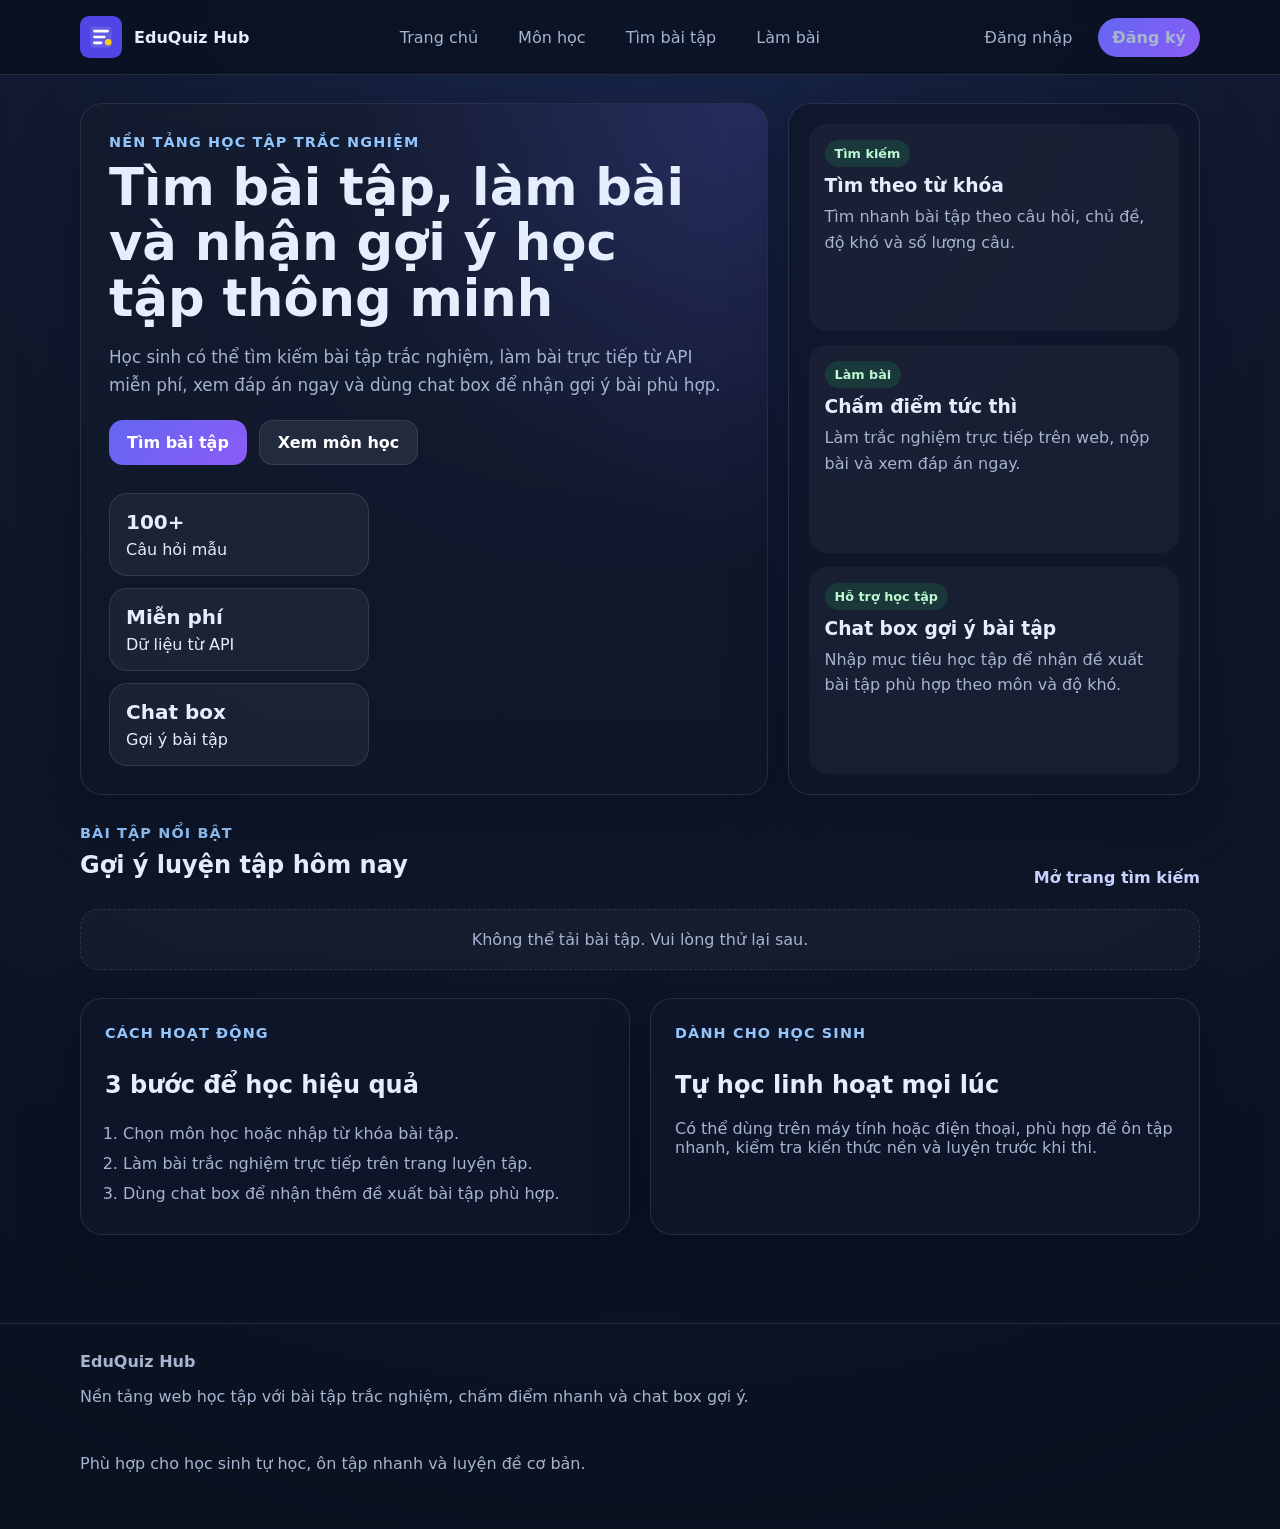
<file: index.html>
<!DOCTYPE html>
<html lang="vi">
<head>
  <meta charset="UTF-8" />
  <meta name="viewport" content="width=device-width, initial-scale=1.0" />
  <title>EduQuiz Hub - Học tập chủ động mỗi ngày</title>
  <link rel="shortcut icon" href="./assets/logo.svg" type="image/svg+xml" />
  <link rel="stylesheet" href="./styles/main.css" />
  <link rel="stylesheet" href="./styles/home.css" />
</head>
<body>
  <div id="siteHeader"></div>
  <main class="page-space">
    <section class="container hero">
      <article class="hero-main card">
        <div class="hero-overlay"></div>
        <div class="hero-content">
          <span class="kicker">Nền tảng học tập trắc nghiệm</span>
          <h1 id="heroTitle" class="hero-title">Tìm bài tập, làm bài và nhận gợi ý học tập thông minh</h1>
          <p id="heroDescription" class="hero-desc">
            Học sinh có thể tìm kiếm bài tập trắc nghiệm, làm bài trực tiếp từ API miễn phí, xem đáp án ngay và dùng chat box để nhận gợi ý bài phù hợp.
          </p>
          <div class="hero-actions">
            <a href="./search.html" class="btn btn-primary">Tìm bài tập</a>
            <a href="./categories.html" class="btn btn-secondary">Xem môn học</a>
          </div>
        </div>
        <div class="hero-preview hero-stats">
          <div class="mini-card">
            <strong id="liveQuestionCount">100+</strong>
            <span>Câu hỏi mẫu</span>
          </div>
          <div class="mini-card">
            <strong>Miễn phí</strong>
            <span>Dữ liệu từ API</span>
          </div>
          <div class="mini-card">
            <strong>Chat box</strong>
            <span>Gợi ý bài tập</span>
          </div>
        </div>
      </article>
      <aside class="hero-side card">
        <article class="side-item">
          <span class="tag">Tìm kiếm</span>
          <h3>Tìm theo từ khóa</h3>
          <p>Tìm nhanh bài tập theo câu hỏi, chủ đề, độ khó và số lượng câu.</p>
        </article>
        <article class="side-item">
          <span class="tag">Làm bài</span>
          <h3>Chấm điểm tức thì</h3>
          <p>Làm trắc nghiệm trực tiếp trên web, nộp bài và xem đáp án ngay.</p>
        </article>
        <article class="side-item">
          <span class="tag">Hỗ trợ học tập</span>
          <h3>Chat box gợi ý bài tập</h3>
          <p>Nhập mục tiêu học tập để nhận đề xuất bài tập phù hợp theo môn và độ khó.</p>
        </article>
      </aside>
    </section>

    <section class="container home-row">
      <div class="section-head">
        <div>
          <span class="kicker">Bài tập nổi bật</span>
          <h2>Gợi ý luyện tập hôm nay</h2>
        </div>
        <a href="./search.html" class="text-link">Mở trang tìm kiếm</a>
      </div>
      <div id="trendingLoading"></div>
      <div id="trendingList" class="quiz-grid"></div>
    </section>

    <section class="container home-row two-col">
      <article class="card intro-card">
        <span class="kicker">Cách hoạt động</span>
        <h2>3 bước để học hiệu quả</h2>
        <ol class="feature-list">
          <li>Chọn môn học hoặc nhập từ khóa bài tập.</li>
          <li>Làm bài trắc nghiệm trực tiếp trên trang luyện tập.</li>
          <li>Dùng chat box để nhận thêm đề xuất bài tập phù hợp.</li>
        </ol>
      </article>
      <article class="card intro-card">
        <span class="kicker">Dành cho học sinh</span>
        <h2>Tự học linh hoạt mọi lúc</h2>
        <p class="muted">Có thể dùng trên máy tính hoặc điện thoại, phù hợp để ôn tập nhanh, kiểm tra kiến thức nền và luyện trước khi thi.</p>
      </article>
    </section>
  </main>
  <div id="siteFooter"></div>
  <div id="toast" class="toast"></div>
  <script type="module" src="./scripts/home.js"></script>
</body>
</html>
</file>
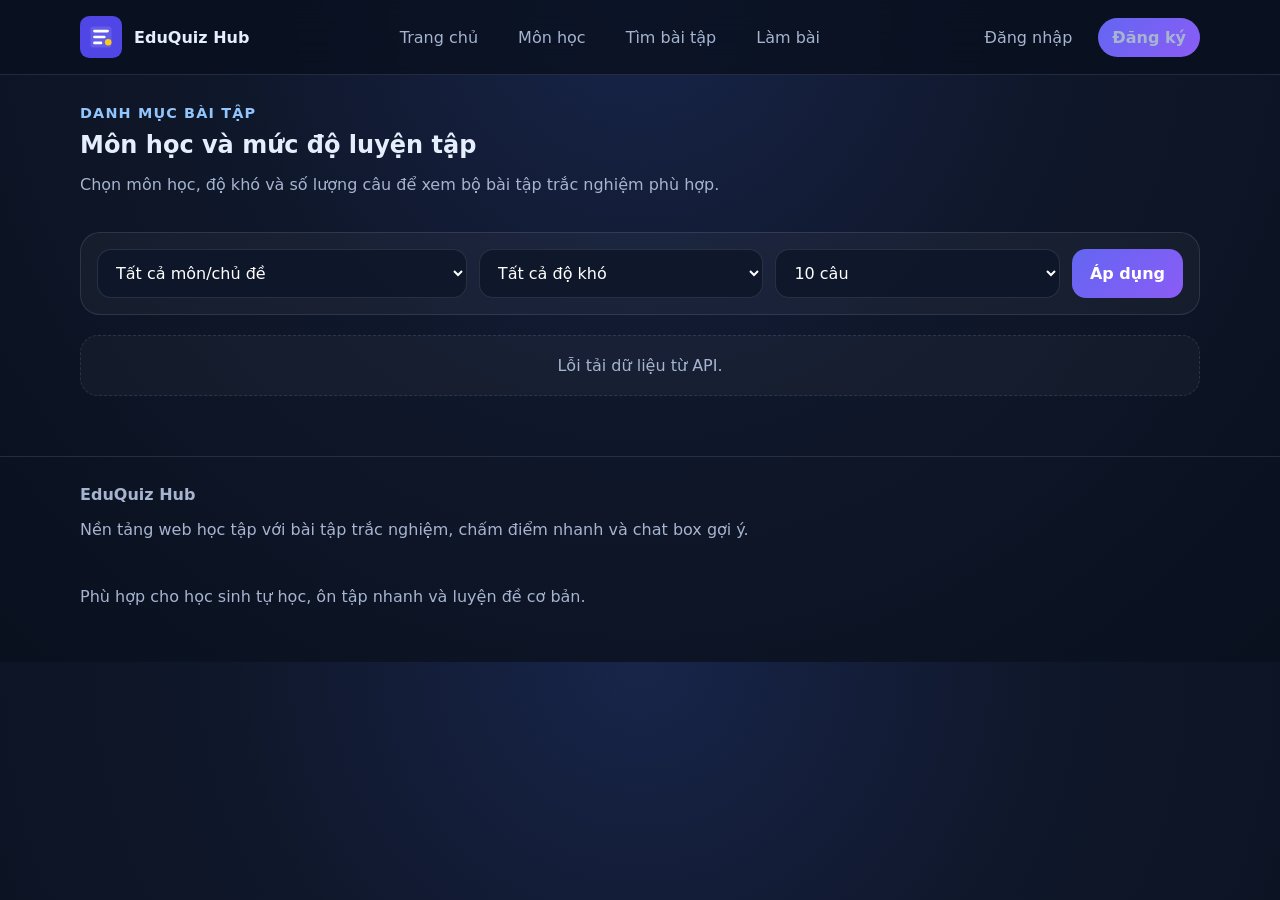
<file: categories.html>
<!DOCTYPE html>
<html lang="vi">
<head>
  <meta charset="UTF-8" />
  <meta name="viewport" content="width=device-width, initial-scale=1.0" />
  <title>Môn học - EduQuiz Hub</title>
  <link rel="shortcut icon" href="./assets/logo.svg" type="image/svg+xml" />
  <link rel="stylesheet" href="./styles/main.css" />
</head>
<body>
  <div id="siteHeader"></div>
  <main class="page-space">
    <section class="container">
      <div class="section-head">
        <div>
          <span class="kicker">Danh mục bài tập</span>
          <h1>Môn học và mức độ luyện tập</h1>
          <p class="section-note">Chọn môn học, độ khó và số lượng câu để xem bộ bài tập trắc nghiệm phù hợp.</p>
        </div>
      </div>
      <div class="toolbar toolbar-wide">
        <select id="categorySelect"></select>
        <select id="difficultyFilter">
          <option value="">Tất cả độ khó</option>
          <option value="easy">Dễ</option>
          <option value="medium">Trung bình</option>
          <option value="hard">Khó</option>
        </select>
        <select id="amountSelect">
          <option value="5">5 câu</option>
          <option value="10" selected>10 câu</option>
          <option value="15">15 câu</option>
        </select>
        <button id="applyBtn" class="btn btn-primary">Áp dụng</button>
      </div>
      <div id="categoryLoading"></div>
      <div id="categoryResults" class="quiz-grid"></div>
      <div id="categoryEmpty"></div>
    </section>
  </main>
  <div id="siteFooter"></div>
  <div id="toast" class="toast"></div>
  <script type="module" src="./scripts/categories.js"></script>
</body>
</html>
</file>
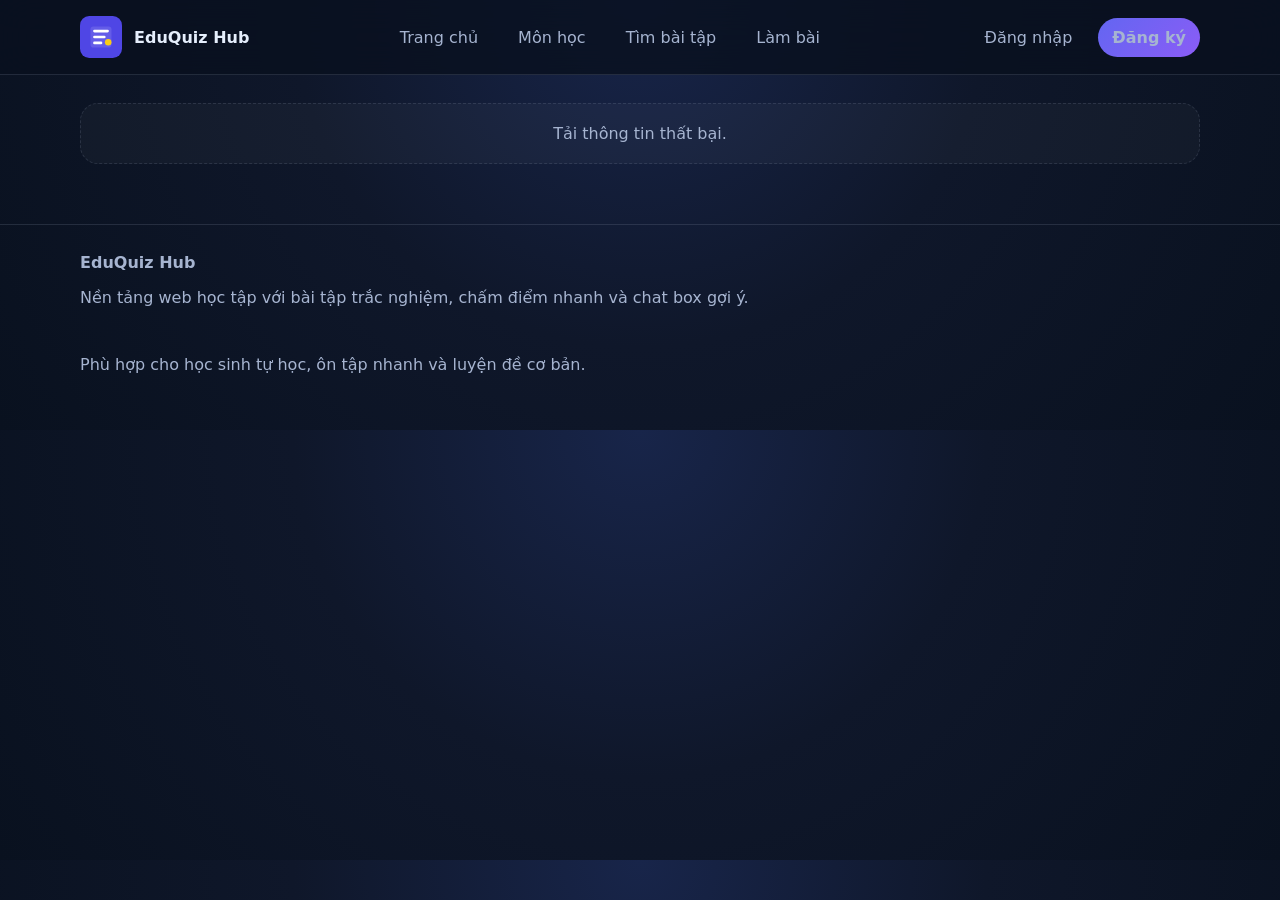
<file: info.html>
<!DOCTYPE html>
<html lang="vi">
<head>
  <meta charset="UTF-8" />
  <meta name="viewport" content="width=device-width, initial-scale=1.0" />
  <title>Chi tiết bài tập - EduQuiz Hub</title>
  <link rel="shortcut icon" href="./assets/logo.svg" type="image/svg+xml" />
  <link rel="stylesheet" href="./styles/main.css" />
  <link rel="stylesheet" href="./styles/info.css" />
</head>
<body>
  <div id="siteHeader"></div>
  <main class="page-space container" id="quizInfoPage"></main>
  <div id="siteFooter"></div>
  <div id="toast" class="toast"></div>
  <script type="module" src="./scripts/info.js"></script>
</body>
</html>
</file>
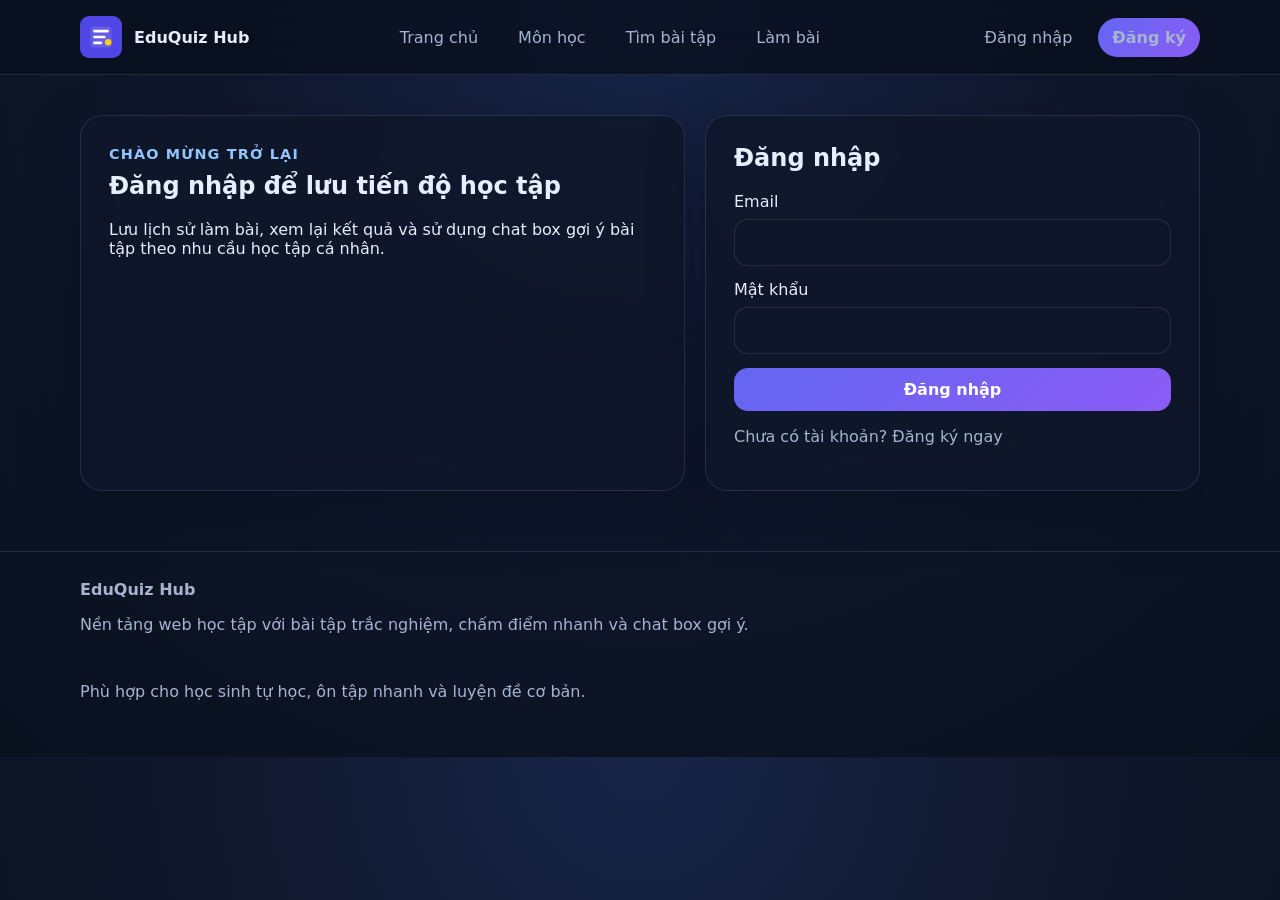
<file: login.html>
<!DOCTYPE html>
<html lang="vi">
<head>
  <meta charset="UTF-8" />
  <meta name="viewport" content="width=device-width, initial-scale=1.0" />
  <title>Đăng nhập - EduQuiz Hub</title>
  <link rel="stylesheet" href="./styles/main.css" />
  <link rel="stylesheet" href="./styles/auth.css" />
</head>
<body>
  <div id="siteHeader"></div>
  <main class="auth-page">
    <div class="container auth-grid">
      <section class="auth-side card">
        <span class="kicker">Chào mừng trở lại</span>
        <h1>Đăng nhập để lưu tiến độ học tập</h1>
        <p>Lưu lịch sử làm bài, xem lại kết quả và sử dụng chat box gợi ý bài tập theo nhu cầu học tập cá nhân.</p>
      </section>
      <section class="auth-card card">
        <h2>Đăng nhập</h2>
        <form id="loginForm" class="auth-form">
          <div class="form-group">
            <label>Email</label>
            <input id="email" type="email" required />
          </div>
          <div class="form-group">
            <label>Mật khẩu</label>
            <input id="password" type="password" required />
          </div>
          <button type="submit" class="btn btn-primary btn-block">Đăng nhập</button>
        </form>
        <p class="auth-note">Chưa có tài khoản? <a href="./register.html">Đăng ký ngay</a></p>
        <div id="authMessage"></div>
      </section>
    </div>
  </main>
  <div id="siteFooter"></div>
  <div id="toast" class="toast"></div>
  <script type="module" src="./scripts/login.js"></script>
</body>
</html>
</file>
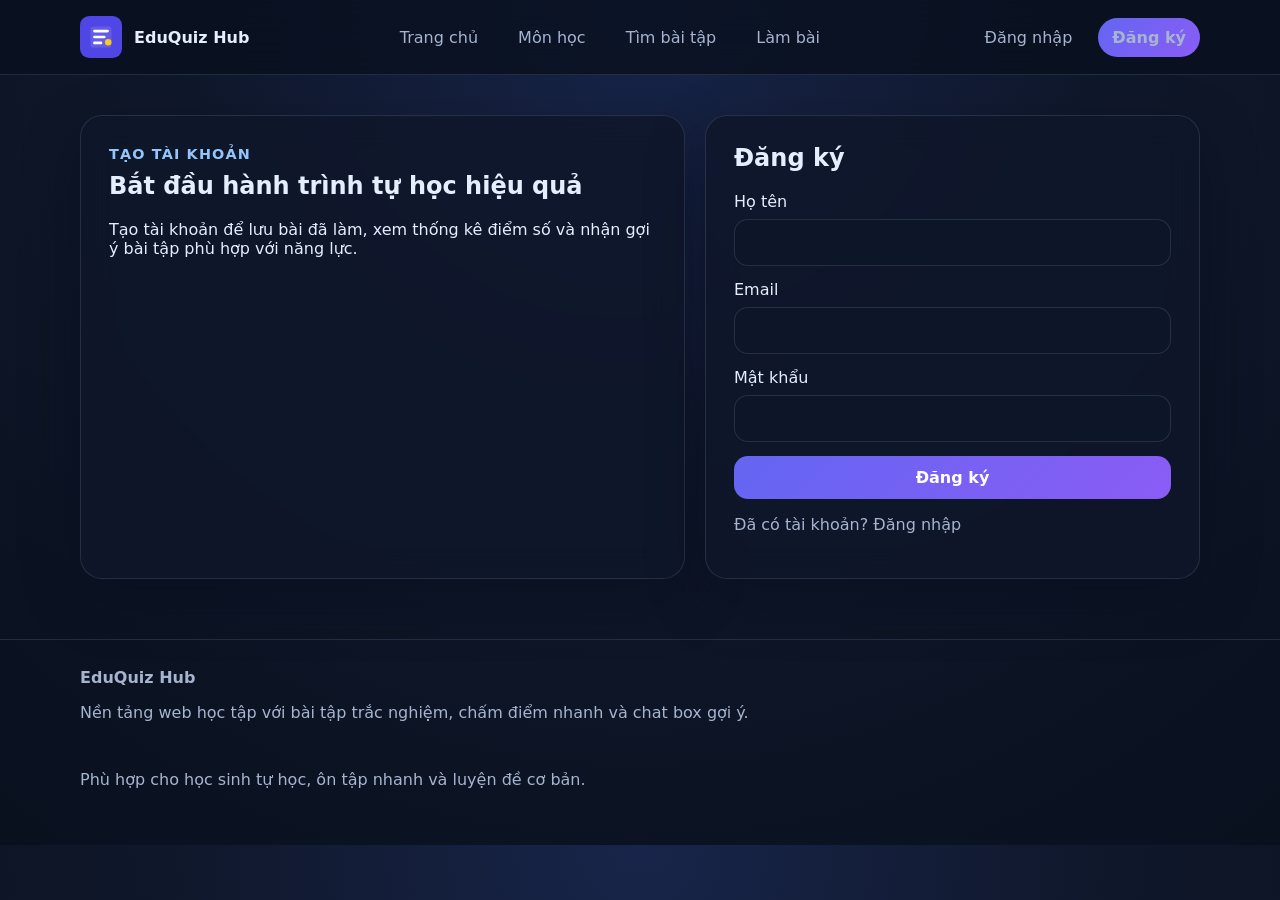
<file: register.html>
<!DOCTYPE html>
<html lang="vi">
<head>
  <meta charset="UTF-8" />
  <meta name="viewport" content="width=device-width, initial-scale=1.0" />
  <title>Đăng ký - EduQuiz Hub</title>
  <link rel="stylesheet" href="./styles/main.css" />
  <link rel="stylesheet" href="./styles/auth.css" />
</head>
<body>
  <div id="siteHeader"></div>
  <main class="auth-page">
    <div class="container auth-grid">
      <section class="auth-side card">
        <span class="kicker">Tạo tài khoản</span>
        <h1>Bắt đầu hành trình tự học hiệu quả</h1>
        <p>Tạo tài khoản để lưu bài đã làm, xem thống kê điểm số và nhận gợi ý bài tập phù hợp với năng lực.</p>
      </section>
      <section class="auth-card card">
        <h2>Đăng ký</h2>
        <form id="registerForm" class="auth-form">
          <div class="form-group">
            <label>Họ tên</label>
            <input id="username" type="text" required />
          </div>
          <div class="form-group">
            <label>Email</label>
            <input id="email" type="email" required />
          </div>
          <div class="form-group">
            <label>Mật khẩu</label>
            <input id="password" type="password" required />
          </div>
          <button type="submit" class="btn btn-primary btn-block">Đăng ký</button>
        </form>
        <p class="auth-note">Đã có tài khoản? <a href="./login.html">Đăng nhập</a></p>
        <div id="authMessage"></div>
      </section>
    </div>
  </main>
  <div id="siteFooter"></div>
  <div id="toast" class="toast"></div>
  <script type="module" src="./scripts/register.js"></script>
</body>
</html>
</file>
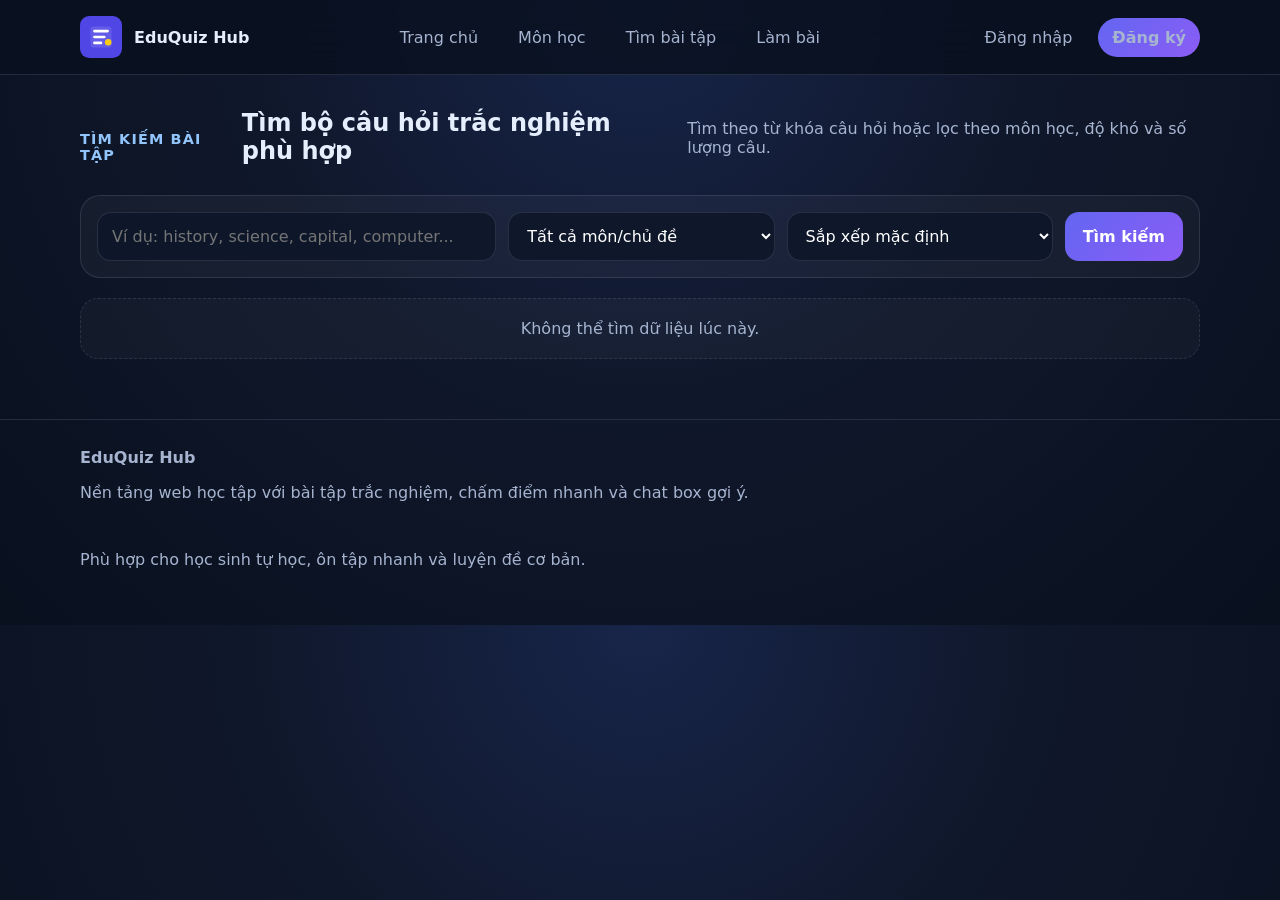
<file: search.html>
<!DOCTYPE html>
<html lang="vi">
<head>
  <meta charset="UTF-8" />
  <meta name="viewport" content="width=device-width, initial-scale=1.0" />
  <title>Tìm kiếm bài tập - EduQuiz Hub</title>
  <link rel="shortcut icon" href="./assets/logo.svg" type="image/svg+xml" />
  <link rel="stylesheet" href="./styles/main.css" />
  <link rel="stylesheet" href="./styles/search.css" />
</head>
<body>
  <div id="siteHeader"></div>
  <main class="page-space">
    <section class="container">
      <div class="search-head">
        <span class="kicker">Tìm kiếm bài tập</span>
        <h1>Tìm bộ câu hỏi trắc nghiệm phù hợp</h1>
        <p>Tìm theo từ khóa câu hỏi hoặc lọc theo môn học, độ khó và số lượng câu.</p>
      </div>
      <div class="toolbar search-toolbar">
        <input id="searchInput" type="text" placeholder="Ví dụ: history, science, capital, computer..." autocomplete="off" />
        <select id="subjectSelect"></select>
        <select id="sortSelect">
          <option value="default">Sắp xếp mặc định</option>
          <option value="easyFirst">Độ khó: dễ trước</option>
          <option value="hardFirst">Độ khó: khó trước</option>
          <option value="az">Chủ đề A-Z</option>
        </select>
        <button id="searchBtn" class="btn btn-primary">Tìm kiếm</button>
      </div>
      <div id="searchLoading"></div>
      <div id="searchResults" class="quiz-grid"></div>
      <div id="searchEmpty"></div>
    </section>
  </main>
  <div id="siteFooter"></div>
  <div id="toast" class="toast"></div>
  <script type="module" src="./scripts/search.js"></script>
</body>
</html>
</file>
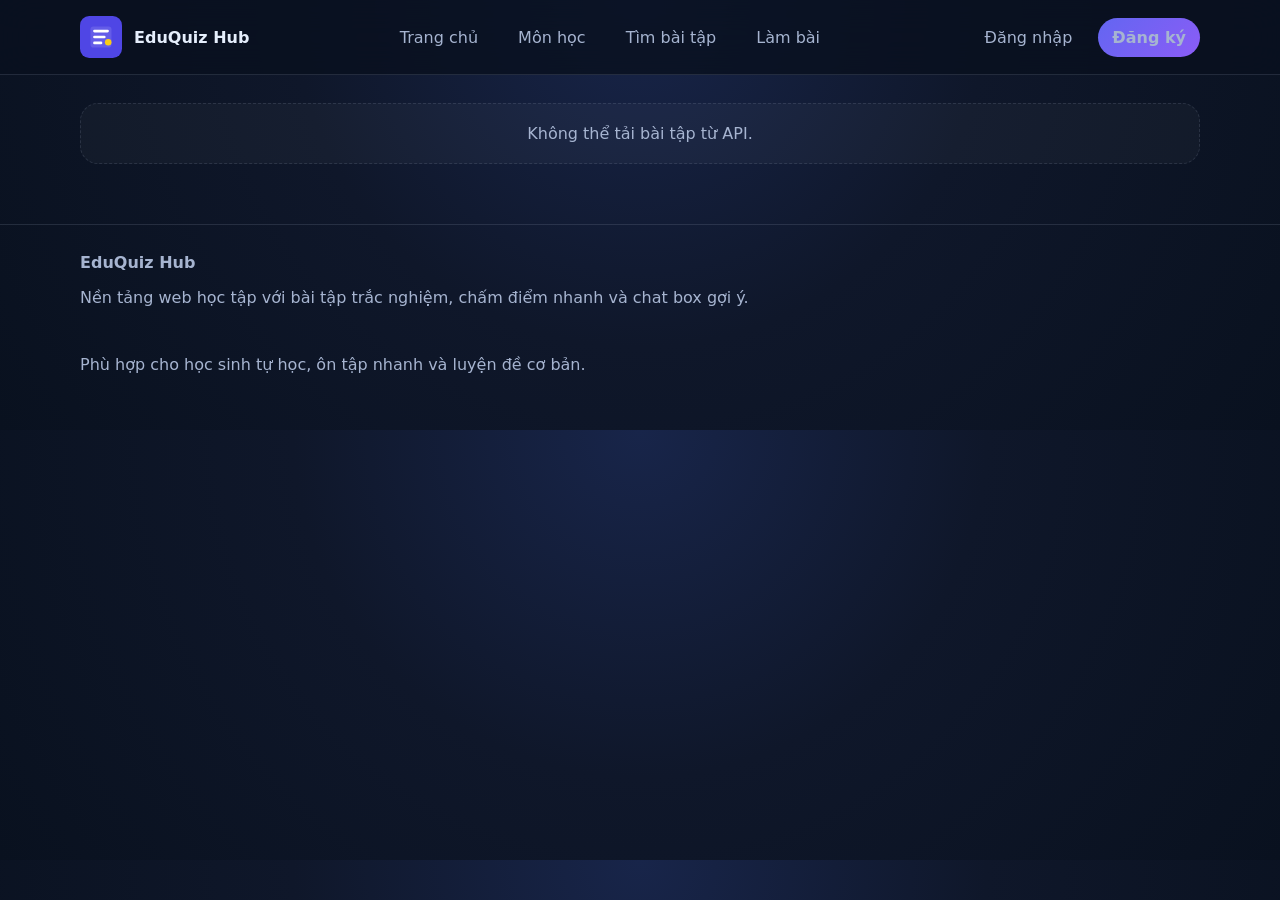
<file: watch.html>
<!DOCTYPE html>
<html lang="vi">
<head>
  <meta charset="UTF-8" />
  <meta name="viewport" content="width=device-width, initial-scale=1.0" />
  <title>Làm bài trắc nghiệm - EduQuiz Hub</title>
  <link rel="shortcut icon" href="./assets/logo.svg" type="image/svg+xml" />
  <link rel="stylesheet" href="./styles/main.css" />
  <link rel="stylesheet" href="./styles/watch.css" />
</head>
<body>
  <div id="siteHeader"></div>
  <main class="page-space container" id="quizPlayerPage"></main>
  <div id="siteFooter"></div>
  <div id="toast" class="toast"></div>
  <script type="module" src="./scripts/watch.js"></script>
</body>
</html>
</file>
<file: styles/main.css>
:root {
  --bg: #0f172a;
  --bg-soft: #111c38;
  --card: rgba(15, 23, 42, 0.82);
  --line: rgba(148, 163, 184, 0.18);
  --text: #e5eefc;
  --muted: #a6b4d0;
  --primary: #6366f1;
  --primary-2: #22c55e;
  --warning: #f59e0b;
  --danger: #ef4444;
  --radius: 22px;
  --shadow: 0 20px 60px rgba(2, 6, 23, 0.28);
}
* { box-sizing: border-box; }
html { scroll-behavior: smooth; }
body {
  margin: 0;
  font-family: Inter, ui-sans-serif, system-ui, -apple-system, BlinkMacSystemFont, "Segoe UI", sans-serif;
  background: radial-gradient(circle at top, #18254a 0%, #0f172a 45%, #09111f 100%);
  color: var(--text);
}
a { color: inherit; text-decoration: none; }
img { max-width: 100%; display: block; }
button, input, select { font: inherit; }
.container { width: min(1120px, calc(100% - 32px)); margin: 0 auto; }
.page-space { padding: 28px 0 60px; }
.card {
  background: var(--card);
  border: 1px solid var(--line);
  backdrop-filter: blur(16px);
  border-radius: var(--radius);
  box-shadow: var(--shadow);
}
.site-header {
  position: sticky; top: 0; z-index: 50;
  background: rgba(9, 17, 31, 0.82);
  backdrop-filter: blur(18px);
  border-bottom: 1px solid var(--line);
}
.nav-shell {
  display: flex; align-items: center; justify-content: space-between; gap: 20px;
  padding: 16px 0;
}
.brand { display: flex; align-items: center; gap: 12px; font-weight: 700; }
.brand img { width: 42px; height: 42px; }
.nav-links, .nav-auth { display: flex; align-items: center; gap: 12px; flex-wrap: wrap; }
.nav-links a, .nav-auth a, .nav-user {
  padding: 10px 14px; border-radius: 999px; color: var(--muted);
}
.nav-links a:hover, .nav-auth a:hover, .text-link:hover { color: white; background: rgba(99, 102, 241, 0.12); }
.nav-user { background: rgba(255,255,255,0.06); color: white; }
.btn {
  display: inline-flex; align-items: center; justify-content: center; gap: 8px;
  border: 0; cursor: pointer; border-radius: 14px; padding: 12px 18px; font-weight: 600;
}
.btn-primary { background: linear-gradient(135deg, var(--primary), #8b5cf6); color: white; }
.btn-secondary { background: rgba(255,255,255,0.08); color: white; border: 1px solid var(--line); }
.btn-success { background: linear-gradient(135deg, #16a34a, #22c55e); color: white; }
.btn-block { width: 100%; }
.kicker {
  display: inline-block; margin-bottom: 10px; font-size: 0.9rem; font-weight: 700;
  text-transform: uppercase; letter-spacing: .08em; color: #93c5fd;
}
.section-head, .search-head {
  display: flex; align-items: end; justify-content: space-between; gap: 20px; margin-bottom: 22px;
}
.section-head h1, .section-head h2, .search-head h1 { margin: 0 0 8px; }
.section-note, .muted, .search-head p { color: var(--muted); }
.toolbar {
  display: grid; grid-template-columns: repeat(4, minmax(0, 1fr)); gap: 12px;
  padding: 16px; margin-bottom: 20px; border: 1px solid var(--line); border-radius: 20px;
  background: rgba(255,255,255,0.04);
}
.toolbar-wide { grid-template-columns: 1.3fr 1fr 1fr auto; }
input, select {
  width: 100%; background: rgba(15, 23, 42, 0.92); color: white;
  border: 1px solid var(--line); border-radius: 14px; padding: 13px 14px;
}
.quiz-grid {
  display: grid; grid-template-columns: repeat(auto-fit, minmax(260px, 1fr)); gap: 18px;
}
.quiz-card { padding: 18px; display: flex; flex-direction: column; gap: 14px; }
.badge-row { display: flex; flex-wrap: wrap; gap: 8px; }
.badge {
  display: inline-flex; align-items: center; gap: 6px;
  padding: 6px 10px; border-radius: 999px; font-size: .84rem; font-weight: 600;
  background: rgba(99, 102, 241, 0.16); color: #c7d2fe;
}
.quiz-card h3 { margin: 0; font-size: 1.15rem; }
.quiz-card p { margin: 0; color: var(--muted); line-height: 1.6; }
.card-actions { display: flex; gap: 10px; flex-wrap: wrap; margin-top: auto; }
.empty-state, .loading-state {
  padding: 20px; border: 1px dashed var(--line); border-radius: 18px; color: var(--muted);
  text-align: center; background: rgba(255,255,255,0.03);
}
.site-footer {
  border-top: 1px solid var(--line); padding: 28px 0 40px; color: var(--muted);
}
.footer-grid {
  display: flex; justify-content: space-between; gap: 16px; flex-wrap: wrap;
}
.toast {
  position: fixed; right: 16px; bottom: 16px; min-width: 250px; max-width: 420px;
  padding: 14px 16px; border-radius: 16px; background: rgba(15,23,42,.96); color: white;
  border: 1px solid var(--line); box-shadow: var(--shadow); opacity: 0; pointer-events: none;
  transform: translateY(8px); transition: .25s ease;
}
.toast.show { opacity: 1; transform: translateY(0); }
.text-link { color: #c7d2fe; font-weight: 600; }
.auth-page { padding: 40px 0 60px; }
.auth-grid { display: grid; grid-template-columns: 1.1fr .9fr; gap: 20px; }
.auth-side, .auth-card { padding: 28px; }
.auth-form { display: grid; gap: 14px; }
.form-group { display: grid; gap: 8px; }
.auth-note { color: var(--muted); }
.info-grid, .player-grid { display: grid; grid-template-columns: 1.1fr .9fr; gap: 22px; }
.meta-list { display: grid; gap: 10px; }
.meta-item {
  display: flex; justify-content: space-between; gap: 12px; padding: 12px 14px;
  border-radius: 14px; background: rgba(255,255,255,0.04); color: var(--muted);
}
.question-card { padding: 18px; margin-bottom: 16px; }
.option-list { display: grid; gap: 10px; margin-top: 14px; }
.option-item {
  border: 1px solid var(--line); border-radius: 14px; padding: 12px 14px; cursor: pointer;
  background: rgba(255,255,255,0.03);
}
.option-item.active { border-color: #818cf8; background: rgba(99,102,241,.18); }
.option-item.correct { border-color: #22c55e; background: rgba(34,197,94,.16); }
.option-item.wrong { border-color: #ef4444; background: rgba(239,68,68,.16); }
.panel { padding: 20px; }
.chat-box { display: grid; gap: 14px; }
.chat-log {
  min-height: 260px; max-height: 420px; overflow: auto; padding: 14px;
  border-radius: 16px; background: rgba(255,255,255,0.04); border: 1px solid var(--line);
}
.chat-message { margin-bottom: 12px; padding: 12px 14px; border-radius: 16px; line-height: 1.6; }
.chat-message.bot { background: rgba(99, 102, 241, 0.14); }
.chat-message.user { background: rgba(255,255,255,0.08); }
.chat-input { display: grid; grid-template-columns: 1fr auto; gap: 10px; }
.result-box {
  padding: 18px; border-radius: 18px; background: rgba(34,197,94,.12); border: 1px solid rgba(34,197,94,.22);
}
.stat-grid { display: grid; grid-template-columns: repeat(3, 1fr); gap: 12px; }
.stat-card { padding: 16px; text-align: center; }
.feature-list { margin: 0; padding-left: 18px; line-height: 1.9; color: var(--muted); }
@media (max-width: 900px) {
  .auth-grid, .info-grid, .player-grid, .hero, .two-col { grid-template-columns: 1fr !important; }
  .toolbar, .toolbar-wide, .search-toolbar { grid-template-columns: 1fr; }
  .section-head, .search-head, .nav-shell { align-items: start; }
}
</file>
<file: styles/home.css>
.hero { display: grid; grid-template-columns: 1.25fr .75fr; gap: 20px; margin-bottom: 28px; }
.hero-main { position: relative; overflow: hidden; padding: 28px; min-height: 360px; }
.hero-overlay {
  position: absolute; inset: 0; background: radial-gradient(circle at right top, rgba(99,102,241,.24), transparent 45%), linear-gradient(180deg, rgba(255,255,255,.02), rgba(255,255,255,0));
}
.hero-content, .hero-preview { position: relative; z-index: 1; }
.hero-title { max-width: 620px; font-size: clamp(2rem, 4vw, 3.35rem); line-height: 1.08; margin: 0 0 14px; }
.hero-desc { max-width: 640px; color: var(--muted); font-size: 1.05rem; line-height: 1.7; }
.hero-actions { display: flex; gap: 12px; flex-wrap: wrap; margin-top: 20px; }
.hero-side { padding: 20px; display: grid; gap: 14px; }
.side-item { padding: 16px; border-radius: 18px; background: rgba(255,255,255,0.04); }
.side-item h3 { margin: 8px 0; }
.side-item p { margin: 0; color: var(--muted); line-height: 1.6; }
.tag { display: inline-block; padding: 6px 10px; border-radius: 999px; background: rgba(34,197,94,.15); color: #bbf7d0; font-size: .8rem; font-weight: 700; }
.hero-stats { display: grid; align-content: end; gap: 12px; margin-top: 28px; max-width: 260px; }
.mini-card { padding: 16px; border-radius: 18px; background: rgba(255,255,255,.05); border: 1px solid var(--line); }
.mini-card strong { display: block; font-size: 1.25rem; margin-bottom: 6px; }
.home-row { margin-bottom: 28px; }
.two-col { display: grid; grid-template-columns: 1fr 1fr; gap: 20px; }
.intro-card { padding: 24px; }
</file>
<file: styles/info.css>
.info-main, .info-side { padding: 24px; }
.summary-text { color: var(--muted); line-height: 1.7; }
.recommend-grid { display: grid; gap: 12px; }
</file>
<file: styles/auth.css>
.auth-card h2, .auth-side h1 { margin-top: 0; }
#authMessage { margin-top: 14px; color: var(--muted); }
</file>
<file: styles/search.css>
.search-toolbar { grid-template-columns: 1.5fr 1fr 1fr auto; }
</file>
<file: styles/watch.css>
.quiz-header, .sidebar-stack { display: grid; gap: 16px; }
.progress-bar { width: 100%; height: 12px; border-radius: 999px; background: rgba(255,255,255,0.08); overflow: hidden; }
.progress-value { height: 100%; background: linear-gradient(135deg, #4f46e5, #22c55e); width: 0; }
</file>
